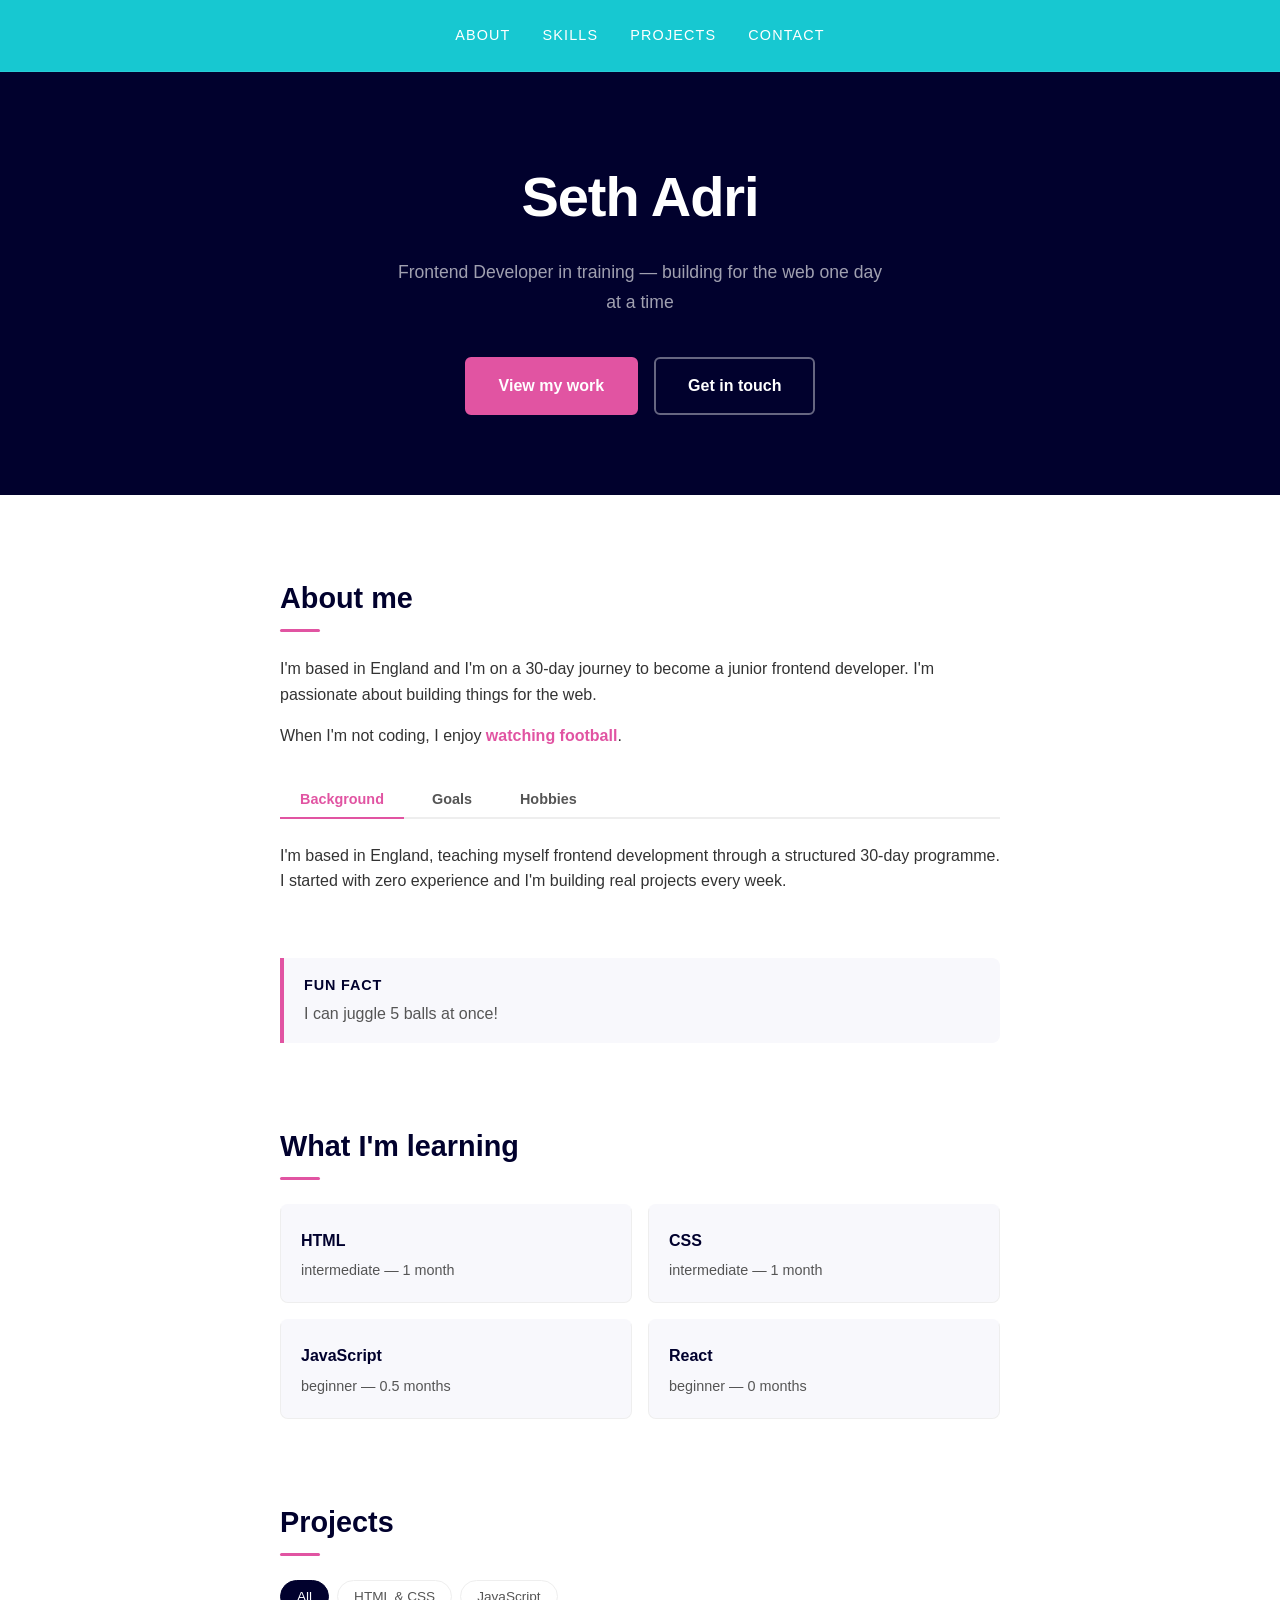
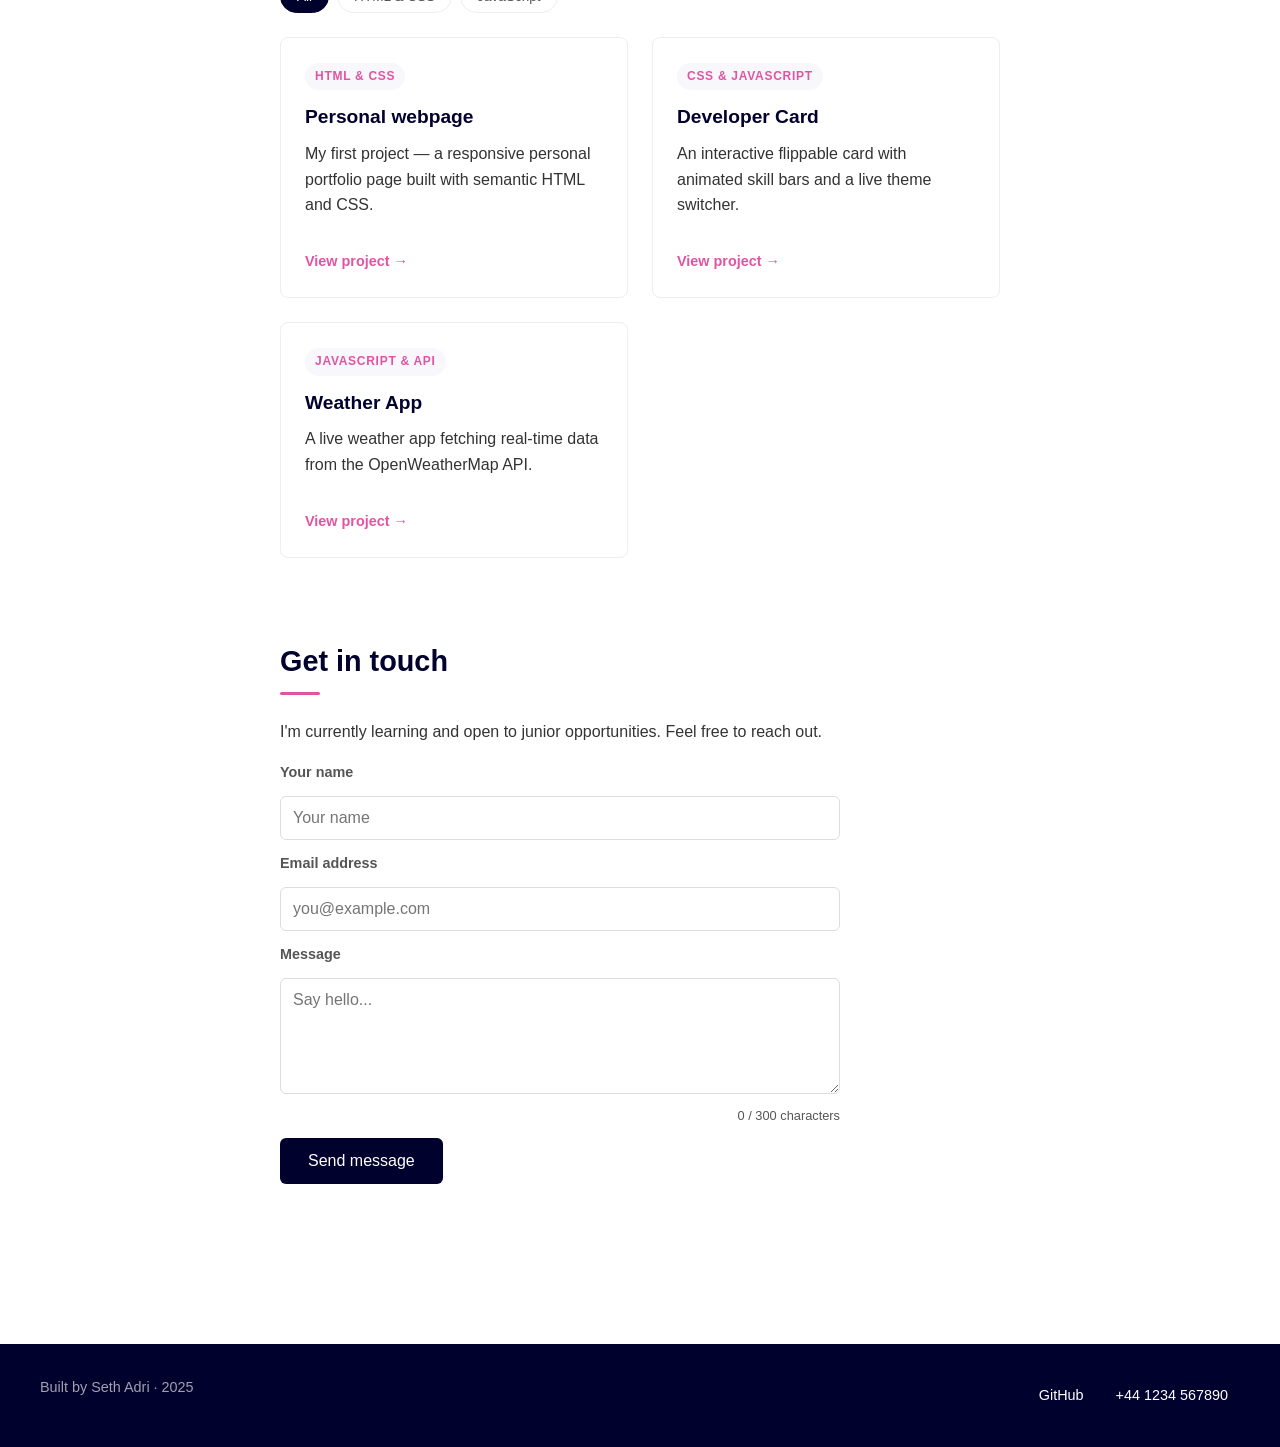
<file: index.html>
<!DOCTYPE html>
<html lang="en">
<head>
    <meta charset="UTF-8">
    <meta name="viewport" content="width=device-width, initial-scale=1.0">
    <title>Seth Adri — Frontend Developer</title>
    <link rel="stylesheet" href="styles.css">
</head>
<body>

    <header>
        <nav>
            <a href="#about">About</a>
            <a href="#skills">Skills</a>
            <a href="#projects">Projects</a>
            <a href="#contact">Contact</a>
        </nav>
        <div class="hero">
            <h1>Seth Adri</h1>
            <p class="hero-subtitle">Frontend Developer in training — building for the web one day at a time</p>
            <div class="hero-buttons">
                <a href="#projects" class="btn btn-primary">View my work</a>
                <a href="#contact" class="btn btn-outline">Get in touch</a>
            </div>
        </div>
    </header>

    <main>

        <section id="about">
            <h2>About me</h2>
            <p>
                I'm based in England and I'm on a 30-day journey to become 
                a junior frontend developer. I'm passionate about building 
                things for the web.
            </p>
            <p>
                When I'm not coding, I enjoy 
                <strong>watching football</strong>.
            </p>
            <div class="tabs" id="about-tabs">
    <div class="tab-buttons">
        <button class="tab-btn active" data-tab="background">Background</button>
        <button class="tab-btn" data-tab="goals">Goals</button>
        <button class="tab-btn" data-tab="hobbies">Hobbies</button>
    </div>
    <div class="tab-panels">
        <div class="tab-panel active" id="tab-background">
            <p>I'm based in England, teaching myself frontend development through a structured 30-day programme. I started with zero experience and I'm building real projects every week.</p>
        </div>
        <div class="tab-panel" id="tab-goals">
            <p>My goal is to land a junior frontend developer role within 3 months of completing this programme. I want to work on products that people actually use every day.</p>
        </div>
        <div class="tab-panel" id="tab-hobbies">
            <p>When I'm not coding I enjoy watching football and apparently I can juggle 5 balls at once. Still working on juggling CSS and JavaScript simultaneously.</p>
        </div>
    </div>
</div>
            <aside>
                <h3>Fun fact</h3>
                <p>I can juggle 5 balls at once!</p>
            </aside>
        </section>    
   <section id="skills">
            <h2>What I'm learning</h2>
            <div class="skills-grid">
                <div class="skill-card">
                    <h3>HTML</h3>
                    <p>Structuring web pages semantically</p>
                </div>
                <div class="skill-card">
                    <h3>CSS</h3>
                    <p>Styling and layout</p>
                </div>
                <div class="skill-card">
                    <h3>JavaScript</h3>
                    <p>Making things interactive</p>
                </div>
                <div class="skill-card">
                    <h3>React</h3>
                    <p>Building modern web apps</p>
                </div>
            </div>
        </section>

        <section id="projects">
            <h2>Projects</h2>
            <div class="project-filters">
              <button class="filter-btn active" data-filter="all">All</button>
              <button class="filter-btn" data-filter="HTML/CSS">HTML & CSS</button>
              <button class="filter-btn" data-filter="JavaScript">JavaScript</button>
            </div>
            <div class="projects-grid">
                    <article data-tech="HTML/CSS">
                    <span class="project-tag">HTML & CSS</span>
                    <h3>Personal webpage</h3>
                    <p>My first project — a responsive personal portfolio page built with semantic HTML and CSS.</p>
                    <a href="#" class="project-link">View project →</a>
                </article>
                <article data-tech="JavaScript">
                   <span class="project-tag">CSS & JavaScript</span>
                   <h3>Developer Card</h3>
                   <p>An interactive flippable card with animated skill bars and a live theme switcher.</p>
                   <a href="https://sethadri.github.io/developer-card" class="project-link" target="_blank">View project →</a>
                  </article>
                  <article data-tech="JavaScript">
                  <span class="project-tag">JavaScript & API</span>
                  <h3>Weather App</h3>
                  <p>A live weather app fetching real-time data from the OpenWeatherMap API.</p>
                 <a href="https://sethadri.github.io/weather-app" class="project-link" target="_blank">View project →</a>
               </article>
            </div>
        </section>

        
        

        <section id="contact">
            <h2>Get in touch</h2>
            <p>I'm currently learning and open to junior opportunities. Feel free to reach out.</p>
            <form>
                <label for="name">Your name</label>
                <input type="text" id="name" name="name" placeholder="Your name">

                <label for="email">Email address</label>
                <input type="email" id="email" name="email" placeholder="you@example.com">

                <label for="message">Message</label>
                <textarea id="message" name="message" rows="5" placeholder="Say hello..."></textarea>
                <span class="char-count">0 / 300 characters</span>

                <button type="submit">Send message</button>
            </form>
        </section>

    </main>

    <footer>
        <p>Built by Seth Adri · 2025</p>
        <div class="footer-links">
            <a href="https://github.com/sethadri" target="_blank" rel="noopener">GitHub</a>
            <a href="tel:+441234567890">+44 1234 567890</a>
        </div>
    </footer>
 <script src="script.js"></script>
</body>
</html>
</file>
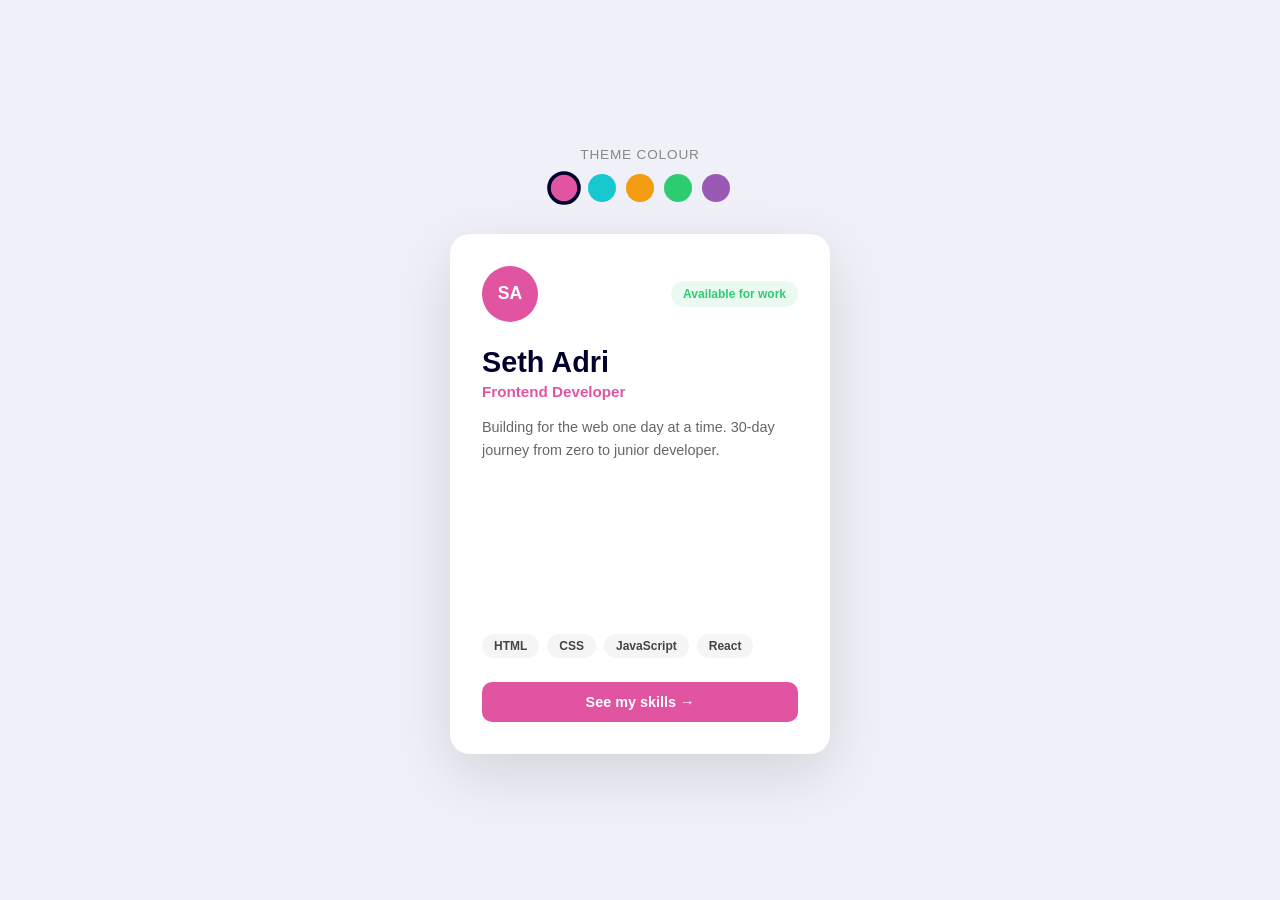
<file: Developer-card/index.html>
<!DOCTYPE html>
<html lang="en">
<head>
    <meta charset="UTF-8">
    <meta name="viewport" content="width=device-width, initial-scale=1.0">
    <title>Developer Card</title>
    <link rel="stylesheet" href="styles.css">
</head>
<body>

    <div class="page">

        <div class="controls">
            <p class="controls-label">Theme colour</p>
            <div class="colour-swatches">
                <button class="swatch active" data-colour="#e154a2" style="background:#e154a2"></button>
                <button class="swatch" data-colour="#17c8d1" style="background:#17c8d1"></button>
                <button class="swatch" data-colour="#f39c12" style="background:#f39c12"></button>
                <button class="swatch" data-colour="#2ecc71" style="background:#2ecc71"></button>
                <button class="swatch" data-colour="#9b59b6" style="background:#9b59b6"></button>
            </div>
        </div>

        <div class="card-container" id="card-container">
            <div class="card" id="card">

                <!-- Front -->
                <div class="card-face card-front">
                    <div class="card-header">
                        <div class="avatar">SA</div>
                        <div class="card-badge">Available for work</div>
                    </div>
                    <h1 class="card-name">Seth Adri</h1>
                    <p class="card-title">Frontend Developer</p>
                    <p class="card-bio">Building for the web one day at a time. 30-day journey from zero to junior developer.</p>
                    <div class="card-tags">
                        <span class="tag">HTML</span>
                        <span class="tag">CSS</span>
                        <span class="tag">JavaScript</span>
                        <span class="tag">React</span>
                    </div>
                    <button class="flip-btn" id="flip-btn">See my skills →</button>
                </div>

                <!-- Back -->
                <div class="card-face card-back">
                    <h2 class="back-title">Skills & Progress</h2>
                    <div class="skills-list" id="skills-list"></div>
                    <div class="card-footer">
                        <a href="https://github.com/sethadri" class="card-link" target="_blank">GitHub</a>
                        <a href="https://sethadri.github.io" class="card-link" target="_blank">Portfolio</a>
                    </div>
                    <button class="flip-btn" id="flip-back-btn">← Back</button>
                </div>

            </div>
        </div>

    </div>

    <script src="script.js"></script>
</body>
</html>
</file>
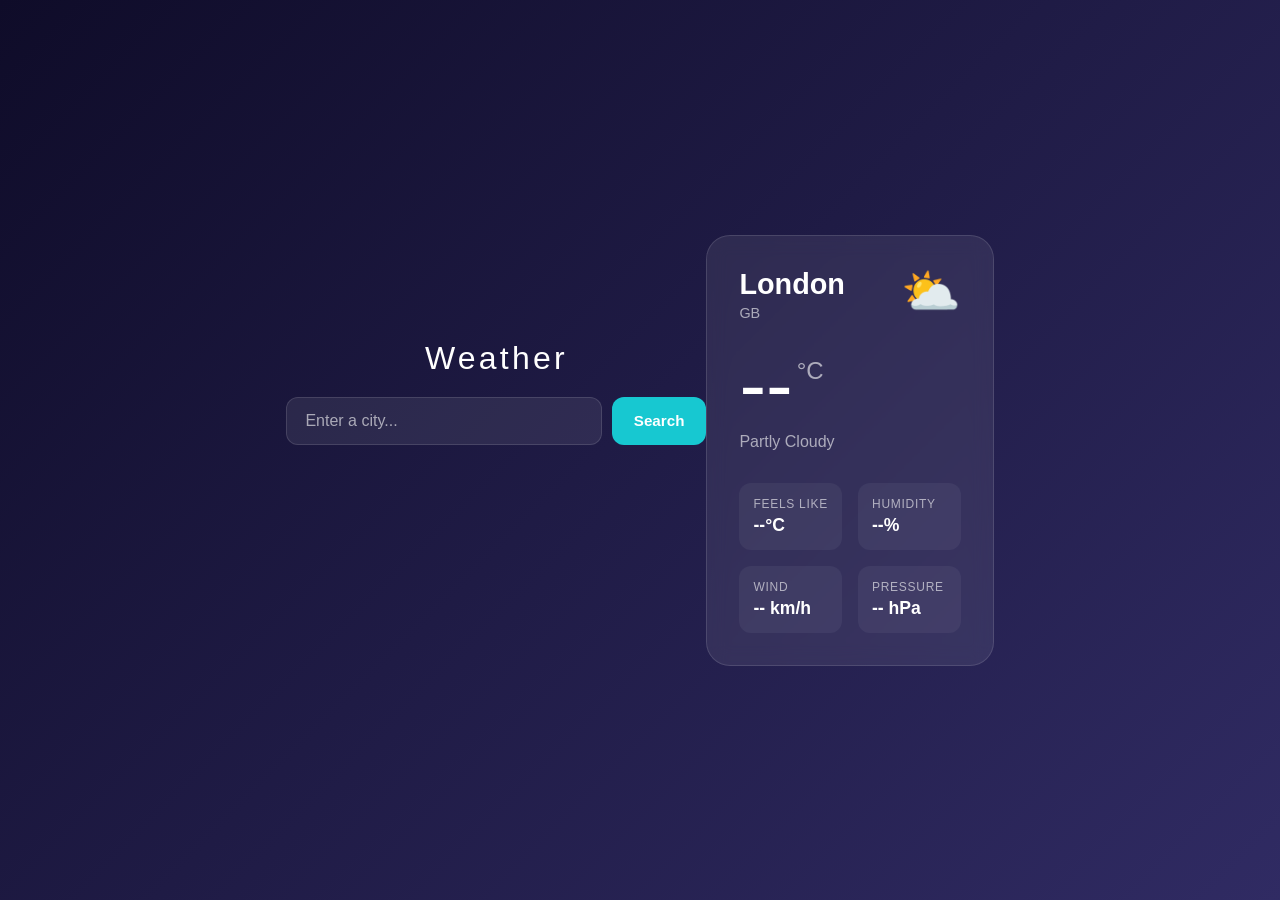
<file: weather-app/index.html>
<!DOCTYPE html>
<html lang="en">
<head>
    <meta charset="UTF-8">
    <meta name="viewport" content="width=device-width, initial-scale=1.0">
    <title>Weather App</title>
    <link rel="stylesheet" href="styles.css">
</head>
<body>

    <div class="app">

        <div class="search-container">
            <h1 class="app-title">Weather</h1>
            <div class="search-box">
                <input 
                    type="text" 
                    id="city-input" 
                    placeholder="Enter a city..." 
                    autocomplete="off"
                >
                <button id="search-btn">Search</button>
            </div>
            <div id="recent-searches"></div>
            <p class="error-message" id="error-message"></p>
            </div>
            <p class="error-message" id="error-message"></p>
            <div class="recent-searches" id="recent-searches"></div>
        </div>

        <div class="weather-card" id="weather-card">

            <div class="weather-header">
                <div>
                    <h2 class="city-name" id="city-name">London</h2>
                    <p class="country" id="country">GB</p>
                </div>
                <div class="weather-icon" id="weather-icon">⛅</div>
            </div>

            <div class="temperature-container">
                <span class="temperature" id="temperature">--</span>
                <span class="unit">°C</span>
            </div>

            <p class="description" id="description">Partly cloudy</p>

            <div class="weather-details">
                <div class="detail">
                    <span class="detail-label">Feels like</span>
                    <span class="detail-value" id="feels-like">--°C</span>
                </div>
                <div class="detail">
                    <span class="detail-label">Humidity</span>
                    <span class="detail-value" id="humidity">--%</span>
                </div>
                <div class="detail">
                    <span class="detail-label">Wind</span>
                    <span class="detail-value" id="wind">-- km/h</span>
                </div>
                <div class="detail">
                    <span class="detail-label">Pressure</span>
                    <span class="detail-value" id="pressure">-- hPa</span>
                </div>
            </div>

        </div>

    </div>

    <script src="script.js"></script>
</body>
</html>
</file>
<file: styles.css>
/* ── Variables ── */
:root {
    --color-dark: #01012d;
    --color-accent: #e154a2;
    --color-muted: #a0a0b0;
    --color-bg-light: #f8f8fc;
    --color-border: #eeeeee;
    --color-text: #333333;
    --color-text-light: #555555;
    --color-sky: #17c8d1;
    --shadow-sm: 0 2px 8px rgba(0,0,0,0.06);
    --shadow-md: 0 4px 20px rgba(0,0,0,0.12);
    --shadow-lg: 0 8px 40px rgba(0,0,0,0.16);
    --radius-sm: 6px;
    --radius-md: 8px;
    --radius-lg: 12px;
    --transition: 0.2s ease;  

}

/* ── Reset & base ── */
* {
    box-sizing: border-box;
    margin: 0;
    padding: 0;
}

img {
    max-width: 100%;
    height: auto;
    display: block;
}

html {
    scroll-behavior: smooth;
}

body {
    display: grid;
    grid-template-rows: auto 1fr auto;
    min-height: 100vh;
    font-family: 'Segoe UI', Arial, sans-serif;
    font-size: 16px;
    line-height: 1.6;
    color: var(--color-text);
    background-color: #ffffff;
}

/* ── Header & Hero ── */
header {
    background-color: var(--color-dark);
    color: white;
    text-align: center;
}

nav {
    display: flex;
    justify-content: center;
    gap: 32px;
    padding: 24px 40px;
    border-bottom: 1px solid rgba(255,255,255,0.08);
    background-color: var(--color-sky);
}

nav a {
    color: #ffffff;
    text-decoration: none;
    font-size: 0.9rem;
    text-transform: uppercase;
    letter-spacing: 0.08em;
    transition: color 0.2s;
}

nav a:hover {
    color: var(--color-accent);
}

.hero {
    padding: 80px 40px;
}


/* ── Buttons ── */
.btn {
    display: inline-block;
    padding: 14px 32px;
    border-radius: 6px;
    font-size: 1rem;
    font-weight: 600;
    text-decoration: none;
    transition: all 0.2s;
    cursor: pointer;
}

.btn-primary {
    background-color: var(--color-accent);
    color: white;
    border: 2px solid var(--color-accent);
}

.btn-primary:hover {
    background-color: transparent;
    color: var(--color-accent);
}

.btn-outline {
    background-color: transparent;
    color: white;
    border: 2px solid rgba(255,255,255,0.4);
}

.btn-outline:hover {
    border-color: white;
    background-color: rgba(255,255,255,0.08);
}

/* ── Main content ── */
main {
    max-width: 800px;
    margin: 0 auto;
    padding: 80px 40px;
}

section {
    margin-bottom: 80px;
}

h2 {
    font-size: 1.8rem;
    font-weight: 700;
    margin-bottom: 8px;
    color: var(--color-dark);
}

h2::after {
    content: '';
    display: block;
    width: 40px;
    height: 3px;
    background-color: var(--color-accent);
    margin-top: 8px;
    margin-bottom: 24px;
    border-radius: 2px;
    transition: width var(--transition); 
}

h2:hover::after {
       width: 80px;
    }


p {
    margin-bottom: 16px;
}

strong {
    font-weight: 700;
    color: var(--color-accent);
}

/* ── Skills grid ── */
.skills-grid {
    display: grid;
    grid-template-columns: repeat(2, 1fr);
    gap: 16px;
}

.skill-card {
    background-color: var(--color-bg-light);
    border: 1px solid var(--color-border);
    border-top: 4px solid transparent;
    border-radius: var(--radius-md);
    padding: 20px;
    transition: border-top-color var(--transition),
                transform var(--transition),
                box-shadow var(--transition);
}

.skill-card:hover {
    border-top-color: var(--color-accent);
    transform: translateY(-3px);
    box-shadow: var(--shadow-sm);
}

.skill-card h3 {
    color: var(--color-dark);
    font-size: 1rem;
    margin-bottom: 6px;
}

.skill-card p {
    color: var(--color-text-light);
    font-size: 0.9rem;
    margin-bottom: 0;
}

.skill-card.selected {
    border-top-color: var(--color-accent);
    background-color: var(--color-dark);
    color: white;
}

.skill-card.selected h3 {
    color: white;
}

.skill-card.selected p {
    color: var(--color-muted);
}

/* ── Projects ── */
.projects-grid {
    display: flex;
    gap: 24px;
    flex-wrap: wrap;
}

.projects-grid article {
    flex: 1;
    min-width: 240px;
    max-width: calc(50% - 12px);
}

article {
    border: 1px solid var(--color-border);
    border-radius: 8px;
    padding: 24px;
    margin-bottom: 0;
    transition: transform var(--transition), box-shadow var(--transition);
}

article:hover {
    transform: translateY(-4px);
    box-shadow: var(--shadow-md);
}

.project-tag {
    display: inline-block;
    font-size: 0.75rem;
    font-weight: 600;
    text-transform: uppercase;
    letter-spacing: 0.06em;
    color: var(--color-accent);
    background-color: var(--color-bg-light);
    padding: 4px 10px;
    border-radius: 20px;
    margin-bottom: 12px;
}

article h3 {
    font-size: 1.2rem;
    margin-bottom: 8px;
    color: var(--color-dark);
}

.project-link {
    display: inline-block;
    margin-top: 16px;
    color: var(--color-accent);
    text-decoration: none;
    font-weight: 600;
    font-size: 0.9rem;
    transition: gap 0.2s;
}

.project-link:hover {
    text-decoration: underline;
}

/* ── Aside ── */
aside {
    background-color: var(--color-bg-light);
    border-left: 4px solid var(--color-accent);
    padding: 16px 20px;
    margin-top: 24px;
    border-radius: 0 8px 8px 0;
}

aside h3 {
    color: var(--color-dark);
    font-size: 0.9rem;
    text-transform: uppercase;
    letter-spacing: 0.06em;
    margin-bottom: 4px;
}

aside p {
    margin-bottom: 0;
    color: var(--color-text-light);
}

/* ── Form ── */
form {
    display: flex;
    flex-direction: column;
    gap: 12px;
    max-width: 560px;
}

label {
    font-weight: 600;
    font-size: 0.9rem;
    color: var(--color-text-light);
}

input, textarea {
    padding: 12px;
    border: 1px solid #dddddd;
    border-radius: 6px;
    font-size: 1rem;
    font-family: inherit;
    width: 100%;
    transition: border-color 0.2s;
}

input:focus, textarea:focus {
    outline: none;
    border-color: var(--color-accent);
}

button {
    background-color: var(--color-dark);
    color: white;
    padding: 14px 28px;
    border: none;
    border-radius: 6px;
    font-size: 1rem;
    cursor: pointer;
    align-self: flex-start;
    transition: background-color 0.2s;
}

button:hover {
    background-color: var(--color-accent);
}

/* ── Footer ── */
footer {
    background-color: var(--color-dark);
    color: var(--color-muted);
    padding: 32px 40px;
    font-size: 0.9rem;
    display: flex;
    justify-content: space-between;
    align-items: center;
}

footer a {
    color: #ffffff;
    text-decoration: none;
    margin: 0 12px;
    transition: color 0.2s;
}

footer a:hover {
    color: var(--color-accent);
}

.footer-links {
    display: flex;
    gap: 8px;
    align-items: center;
}

/* ── Responsive ── */
@media (max-width: 768px) {

    .hero {
        padding: 60px 24px;
    }

    .hero h1 {
        font-size: 2.4rem;
    }

    main {
        padding: 60px 24px;
    }

    .skills-grid {
        grid-template-columns: 1fr;
    }

    .projects-grid {
        flex-direction: column;
    }

    footer {
        flex-direction: column;
        gap: 16px;
        text-align: center;
    }

}

@media (max-width: 480px) {

    
    nav {
        gap: 16px;
        flex-wrap: wrap;
        padding: 16px 24px;
    }

    nav a {
        font-size: 1rem;
    }

    section {
        margin-bottom: 48px;
    }

    main {
        padding: 40px 16px;
    }

    h2 {
        font-size: 1.4rem;
    }

    button {
        width: 100%;
        align-self: stretch;
    }

   

    .btn {
        width: 100%;
        text-align: center;
    }

}
/* ── Animations ── */
@keyframes fadeUp {
    from {
        opacity: 0;
        transform: translateY(24px);
    }
    to {
        opacity: 1;
        transform: translateY(0);
    }
}

.hero h1 {
    font-size: 3.5rem;
    font-weight: 700;
    margin-bottom: 16px;
    letter-spacing: -0.02em;
    opacity: 0;
    animation: fadeUp 0.7s ease 0.1s forwards;
}

.hero-subtitle {
    font-size: 1.1rem;
    color: var(--color-muted);
    max-width: 500px;
    margin: 0 auto 40px;
    line-height: 1.7;
    opacity: 0;
    animation: fadeUp 0.7s ease 0.3s forwards;
}

.hero-buttons {
    display: flex;
    gap: 16px;
    justify-content: center;
    flex-wrap: wrap;
    opacity: 0;
    animation: fadeUp 0.7s ease 0.5s forwards;
}

/* ── Tabs ── */
.tabs {
    margin-top: 32px;
}

.tab-buttons {
    display: flex;
    gap: 8px;
    margin-bottom: 0;
    border-bottom: 2px solid var(--color-border);
}

.tab-btn {
    background: none;
    border: none;
    padding: 10px 20px;
    font-size: 0.9rem;
    font-weight: 600;
    color: var(--color-text-light);
    cursor: pointer;
    border-bottom: 2px solid transparent;
    margin-bottom: -2px;
    border-radius: 0;
    align-self: auto;
    transition: color var(--transition), border-color var(--transition);
    width: auto;
}

.tab-btn:hover {
    color: var(--color-dark);
}

.tab-btn.active {
    color: var(--color-accent);
    border-bottom-color: var(--color-accent);
}

.tab-panel {
    display: none;
    padding: 24px 0;
}

.tab-panel.active {
    display: block;
}
.char-count {
    font-size: 0.8rem;
    color: var(--color-text-light);
    text-align: right;
}

.char-count.warning {
    color: #e67e22;
}

.char-count.danger {
    color: #e74c3c;
}
.project-filters {
    display: flex;
    gap: 8px;
    margin-bottom: 24px;
}

.filter-btn {
    background: none;
    border: 1px solid var(--color-border);
    padding: 8px 16px;
    border-radius: 20px;
    font-size: 0.85rem;
    cursor: pointer;
    color: var(--color-text-light);
    transition: all var(--transition);
    width: auto;
    align-self: auto;
}

.filter-btn.active,
.filter-btn:hover {
    background-color: var(--color-dark);
    color: white;
    border-color: var(--color-dark);
}
</file>
<file: Developer-card/styles.css>
/* ── Variables ── */
:root {
    --accent: #e154a2;
    --dark: #01012d;
    --card-width: 380px;
    --card-height: 520px;
    --transition: 0.3s ease;
}

/* ── Reset ── */
* {
    box-sizing: border-box;
    margin: 0;
    padding: 0;
}

body {
    min-height: 100vh;
    display: flex;
    align-items: center;
    justify-content: center;
    background-color: #f0f0f8;
    font-family: 'Segoe UI', Arial, sans-serif;
}

/* ── Page layout ── */
.page {
    display: flex;
    flex-direction: column;
    align-items: center;
    gap: 32px;
    padding: 40px 20px;
}

/* ── Controls ── */
.controls {
    text-align: center;
}

.controls-label {
    font-size: 0.85rem;
    color: #888;
    margin-bottom: 12px;
    text-transform: uppercase;
    letter-spacing: 0.06em;
}

.colour-swatches {
    display: flex;
    gap: 10px;
    justify-content: center;
}

.swatch {
    width: 28px;
    height: 28px;
    border-radius: 50%;
    border: 3px solid transparent;
    cursor: pointer;
    transition: transform var(--transition), border-color var(--transition);
}

.swatch.active {
    border-color: var(--dark);
    transform: scale(1.2);
}

.swatch:hover {
    transform: scale(1.15);
}

/* ── Card container — handles 3D perspective ── */
.card-container {
    width: var(--card-width);
    height: var(--card-height);
    perspective: 1200px;
    cursor: pointer;
}

/* ── Card — the element that flips ── */
.card {
    width: 100%;
    height: 100%;
    position: relative;
    transform-style: preserve-3d;
    transition: transform 0.6s cubic-bezier(0.4, 0, 0.2, 1);
    border-radius: 20px;
}

.card.flipped {
    transform: rotateY(180deg);
}

/* ── Card faces ── */
.card-face {
    position: absolute;
    width: 100%;
    height: 100%;
    backface-visibility: hidden;
    border-radius: 20px;
    padding: 32px;
    background: white;
    box-shadow: 0 20px 60px rgba(0,0,0,0.12);
    display: flex;
    flex-direction: column;
}

.card-back {
    transform: rotateY(180deg);
}

/* ── Front face ── */
.card-header {
    display: flex;
    justify-content: space-between;
    align-items: center;
    margin-bottom: 24px;
}

.avatar {
    width: 56px;
    height: 56px;
    border-radius: 50%;
    background-color: var(--accent);
    color: white;
    display: flex;
    align-items: center;
    justify-content: center;
    font-weight: 700;
    font-size: 1.1rem;
    transition: background-color var(--transition);
}

.card-badge {
    font-size: 0.75rem;
    font-weight: 600;
    color: #2ecc71;
    background: #eafaf1;
    padding: 6px 12px;
    border-radius: 20px;
}

.card-name {
    font-size: 1.8rem;
    font-weight: 700;
    color: var(--dark);
    margin-bottom: 4px;
}

.card-title {
    font-size: 0.95rem;
    color: var(--accent);
    font-weight: 600;
    margin-bottom: 16px;
    transition: color var(--transition);
}

.card-bio {
    font-size: 0.9rem;
    color: #666;
    line-height: 1.6;
    margin-bottom: 24px;
    flex: 1;
}

.card-tags {
    display: flex;
    gap: 8px;
    flex-wrap: wrap;
    margin-bottom: 24px;
}

.tag {
    font-size: 0.75rem;
    font-weight: 600;
    padding: 5px 12px;
    border-radius: 20px;
    background-color: #f5f5f5;
    color: #444;
}

/* ── Flip button ── */
.flip-btn {
    background-color: var(--accent);
    color: white;
    border: none;
    padding: 12px 24px;
    border-radius: 10px;
    font-size: 0.9rem;
    font-weight: 600;
    cursor: pointer;
    transition: background-color var(--transition),
                transform var(--transition);
    width: 100%;
}

.flip-btn:hover {
    opacity: 0.9;
    transform: translateY(-2px);
}

/* ── Back face ── */
.back-title {
    font-size: 1.2rem;
    font-weight: 700;
    color: var(--dark);
    margin-bottom: 24px;
}

.skills-list {
    flex: 1;
    display: flex;
    flex-direction: column;
    gap: 16px;
}

/* ── Skill bars ── */
.skill-item {
    display: flex;
    flex-direction: column;
    gap: 6px;
}

.skill-header {
    display: flex;
    justify-content: space-between;
    font-size: 0.85rem;
}

.skill-name {
    font-weight: 600;
    color: var(--dark);
}

.skill-percent {
    color: #888;
}

.skill-bar-track {
    height: 6px;
    background: #f0f0f0;
    border-radius: 3px;
    overflow: hidden;
}

.skill-bar-fill {
    height: 100%;
    border-radius: 3px;
    background-color: var(--accent);
    width: 0%;
    transition: width 0.8s cubic-bezier(0.4, 0, 0.2, 1),
                background-color var(--transition);
}

/* ── Card footer ── */
.card-footer {
    display: flex;
    gap: 12px;
    margin-bottom: 16px;
}

.card-link {
    flex: 1;
    text-align: center;
    padding: 10px;
    border: 1px solid #eee;
    border-radius: 8px;
    font-size: 0.85rem;
    font-weight: 600;
    color: var(--dark);
    text-decoration: none;
    transition: all var(--transition);
}

.card-link:hover {
    background-color: var(--accent);
    color: white;
    border-color: var(--accent);
}

/* ── Responsive ── */
@media (max-width: 420px) {
    :root {
        --card-width: 320px;
        --card-height: 560px;
    }
}
</file>
<file: weather-app/styles.css>
/* ── Variables ── */
:root {
    --bg-start: #0f0c29;
    --bg-end: #302b63;
    --card-bg: rgba(255,255,255,0.08);
    --card-border: rgba(255,255,255,0.12);
    --text-primary: #ffffff;
    --text-secondary: rgba(255,255,255,0.6);
    --accent: #17c8d1;
}

/* ── Reset ── */
* {
    box-sizing: border-box;
    margin: 0;
    padding: 0;
}

body {
    min-height: 100vh;
    background: linear-gradient(135deg, var(--bg-start), var(--bg-end));
    display: flex;
    align-items: center;
    justify-content: center;
    font-family: 'Segoe UI', Arial, sans-serif;
    color: var(--text-primary);
    padding: 20px;
}

/* ── App container ── */
.app {
    width: 100%;
    max-width: 420px;
    display: flex;
    flex-direction: column;
    gap: 24px;
}

/* ── Search ── */
.app-title {
    font-size: 2rem;
    font-weight: 300;
    letter-spacing: 0.1em;
    text-align: center;
    margin-bottom: 20px;
    color: var(--text-primary);
}

.search-box {
    display: flex;
    gap: 10px;
}

input {
    flex: 1;
    padding: 14px 18px;
    background: var(--card-bg);
    border: 1px solid var(--card-border);
    border-radius: 12px;
    color: var(--text-primary);
    font-size: 1rem;
    font-family: inherit;
    outline: none;
    transition: border-color 0.2s;
}

input::placeholder {
    color: var(--text-secondary);
}

input:focus {
    border-color: var(--accent);
}

button {
    padding: 14px 22px;
    background-color: var(--accent);
    color: white;
    border: none;
    border-radius: 12px;
    font-size: 0.95rem;
    font-weight: 600;
    cursor: pointer;
    transition: opacity 0.2s, transform 0.2s;
}

button:hover {
    opacity: 0.9;
    transform: translateY(-1px);
}

.error-message {
    color: #ff6b6b;
    font-size: 0.85rem;
    margin-top: 8px;
    min-height: 20px;
}

/* ── Weather card ── */
.weather-card {
    background: var(--card-bg);
    border: 1px solid var(--card-border);
    border-radius: 24px;
    padding: 32px;
    backdrop-filter: blur(10px);
}

.weather-header {
    display: flex;
    justify-content: space-between;
    align-items: flex-start;
    margin-bottom: 24px;
}

.city-name {
    font-size: 1.8rem;
    font-weight: 600;
}

.country {
    font-size: 0.9rem;
    color: var(--text-secondary);
    margin-top: 4px;
}

.weather-icon {
    font-size: 3rem;
    line-height: 1;
}

.temperature-container {
    display: flex;
    align-items: flex-start;
    gap: 4px;
    margin-bottom: 8px;
}

.temperature {
    font-size: 5rem;
    font-weight: 200;
    line-height: 1;
}

.unit {
    font-size: 1.5rem;
    font-weight: 300;
    margin-top: 12px;
    color: var(--text-secondary);
}

.description {
    font-size: 1rem;
    color: var(--text-secondary);
    text-transform: capitalize;
    margin-bottom: 32px;
}

/* ── Weather details grid ── */
.weather-details {
    display: grid;
    grid-template-columns: repeat(2, 1fr);
    gap: 16px;
}

.detail {
    background: rgba(255,255,255,0.05);
    border-radius: 12px;
    padding: 14px;
    display: flex;
    flex-direction: column;
    gap: 4px;
}

.detail-label {
    font-size: 0.75rem;
    color: var(--text-secondary);
    text-transform: uppercase;
    letter-spacing: 0.06em;
}

.detail-value {
    font-size: 1.1rem;
    font-weight: 600;
}

/* ── Recent searches ── */
.recent-searches {
    margin-top: 12px;
}

.recent-search-btn {
    padding: 8px 14px;
    background-color: rgba(23, 200, 209, 0.2);
    border: 1px solid var(--accent);
    color: var(--accent);
    font-size: 0.9rem;
    font-weight: 500;
    transition: all 0.2s;
}

.recent-search-btn:hover {
    background-color: var(--accent);
    color: white;
    transform: translateY(-1px);
}
</file>
